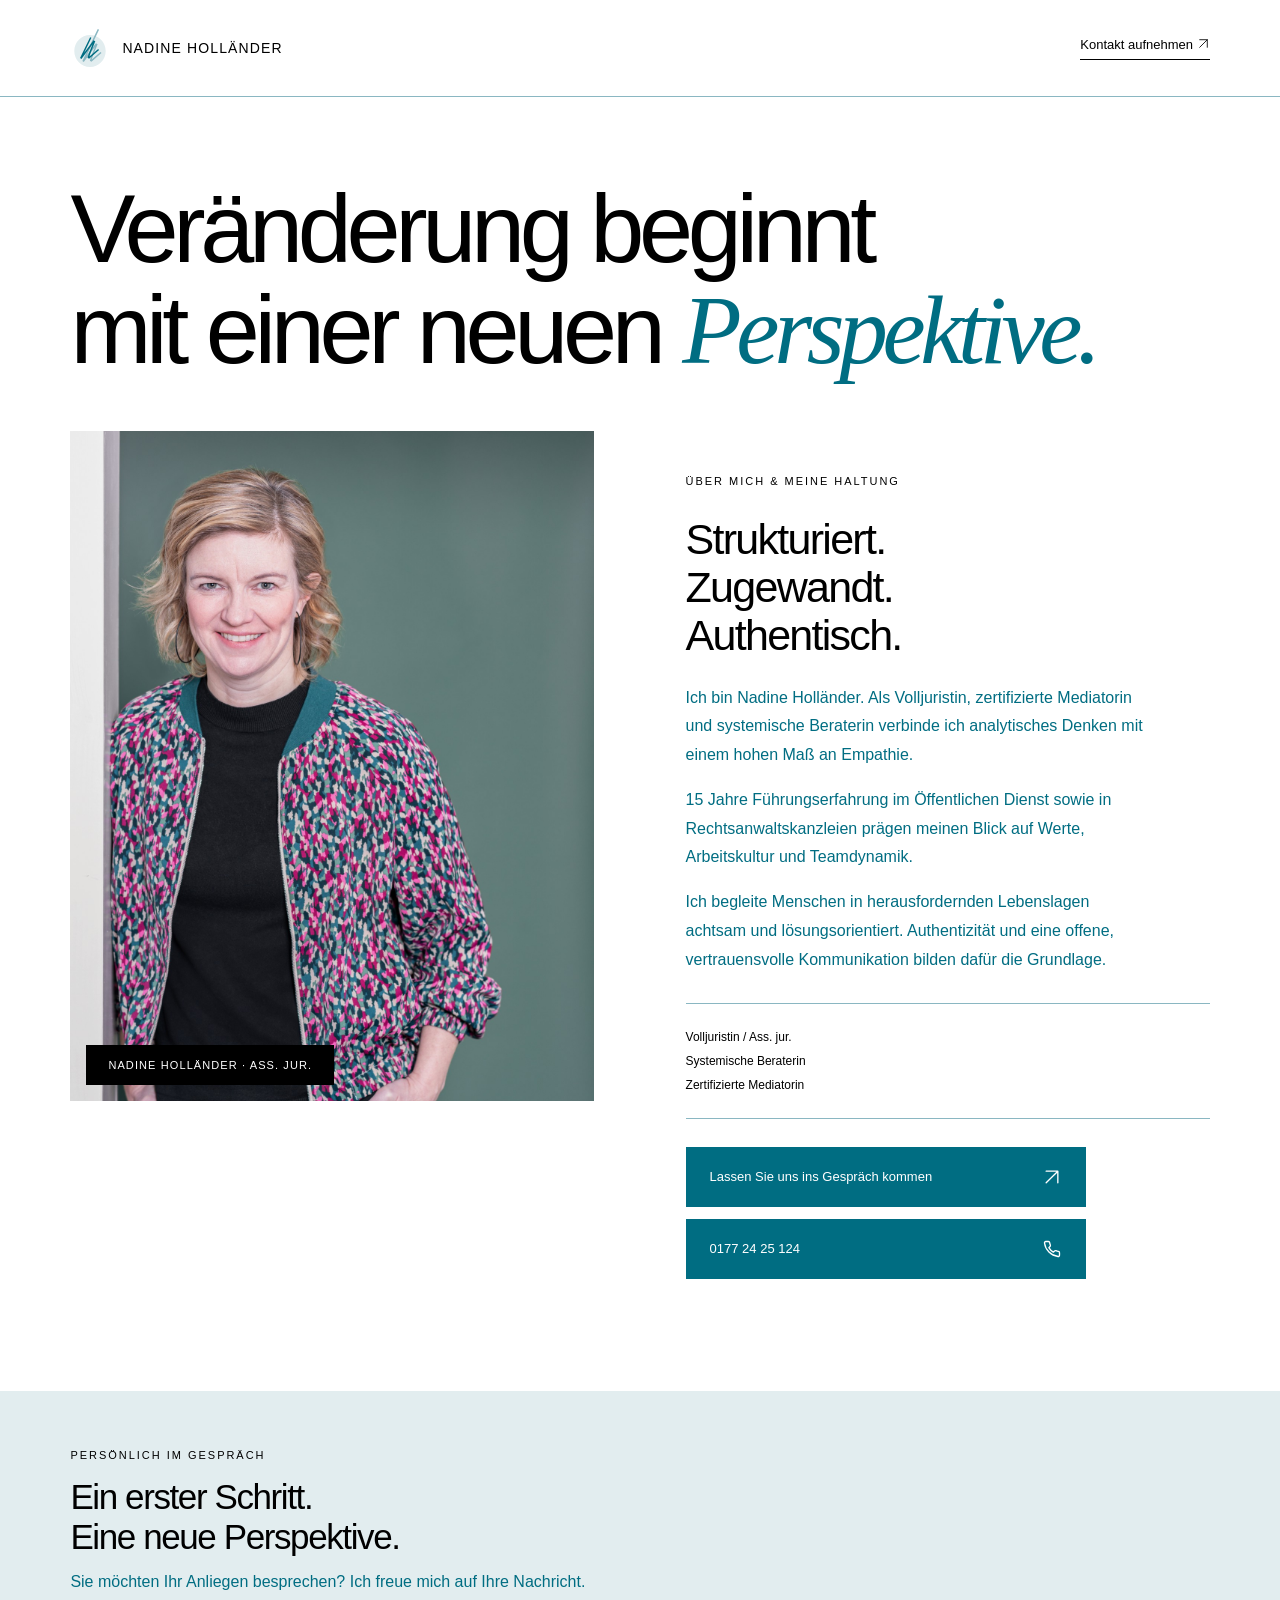
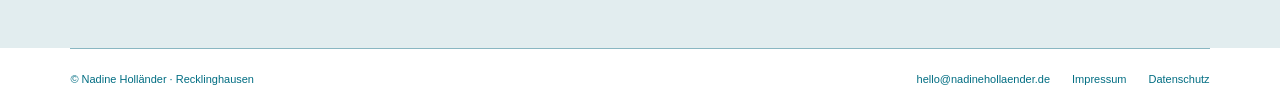
<file: index.html>
<!doctype html><html lang="de"><head>
  <meta charset="utf-8">
  <meta name="viewport" content="width=device-width,initial-scale=1">
  <meta name="robots" content="noindex,follow,max-image-preview:large">
  <title>Nadine Holländer | Beratung &amp; Mediation in Recklinghausen</title>
  <meta name="description" content="Veränderung beginnt mit einer neuen Perspektive. Nadine Holländer – systemische Beraterin und zertifizierte Mediatorin in Recklinghausen. Jetzt Kontakt aufnehmen.">
  <link rel="canonical" href="https://www.nadinehollaender.de/">
  <meta property="og:type" content="website">
  <meta property="og:locale" content="de_DE">
  <meta property="og:site_name" content="Nadine Holländer">
  <meta property="og:title" content="Nadine Holländer | Beratung &amp; Mediation in Recklinghausen">
  <meta property="og:description" content="Veränderung beginnt mit einer neuen Perspektive. Nadine Holländer – systemische Beraterin und zertifizierte Mediatorin in Recklinghausen. Jetzt Kontakt aufnehmen.">
  <meta property="og:url" content="https://www.nadinehollaender.de/">
  <meta property="og:image" content="https://klasphilipp-private.github.io/hollaender/assets/nadine-hollaender.jpg">
  <meta property="og:image:width" content="1400">
  <meta property="og:image:height" content="2099">
  <meta property="og:image:alt" content="Nadine Holländer, systemische Beraterin und zertifizierte Mediatorin in Recklinghausen">
  <meta name="twitter:card" content="summary_large_image">
  <meta name="twitter:title" content="Nadine Holländer | Beratung &amp; Mediation in Recklinghausen">
  <meta name="twitter:description" content="Veränderung beginnt mit einer neuen Perspektive. Nadine Holländer – systemische Beraterin und zertifizierte Mediatorin in Recklinghausen. Jetzt Kontakt aufnehmen.">
  <meta name="twitter:image" content="https://klasphilipp-private.github.io/hollaender/assets/nadine-hollaender.jpg">
  <meta name="twitter:image:alt" content="Porträt von Nadine Holländer">
  <meta name="theme-color" content="#006D82">
  <link rel="icon" href="assets/favicon.svg" type="image/svg+xml">
  <link rel="icon" href="favicon.ico" sizes="any">
  <link rel="apple-touch-icon" href="assets/apple-touch-icon.png">
  <link rel="stylesheet" href="assets/style.css?v=6">
  <script type="application/ld+json">{"@context": "https://schema.org", "@graph": [{"@type": "WebSite", "@id": "https://www.nadinehollaender.de/#website", "url": "https://www.nadinehollaender.de/", "name": "Nadine Holländer", "inLanguage": "de-DE", "publisher": {"@id": "https://www.nadinehollaender.de/#person"}}, {"@type": "WebPage", "@id": "https://www.nadinehollaender.de/#webpage", "url": "https://www.nadinehollaender.de/", "name": "Nadine Holländer | Beratung & Mediation in Recklinghausen", "description": "Veränderung beginnt mit einer neuen Perspektive. Nadine Holländer – systemische Beraterin und zertifizierte Mediatorin in Recklinghausen. Jetzt Kontakt aufnehmen.", "inLanguage": "de-DE", "isPartOf": {"@id": "https://www.nadinehollaender.de/#website"}, "about": {"@id": "https://www.nadinehollaender.de/#person"}, "primaryImageOfPage": {"@id": "https://www.nadinehollaender.de/#portrait"}}, {"@type": "Person", "@id": "https://www.nadinehollaender.de/#person", "name": "Nadine Holländer", "honorificSuffix": "Ass. jur.", "url": "https://www.nadinehollaender.de/", "image": {"@id": "https://www.nadinehollaender.de/#portrait"}, "jobTitle": ["Systemische Beraterin", "Zertifizierte Mediatorin"], "description": "Volljuristin, systemische Beraterin und zertifizierte Mediatorin mit 15 Jahren Führungserfahrung im Öffentlichen Dienst sowie in Rechtsanwaltskanzleien.", "email": "hello@nadinehollaender.de", "telephone": "+491772425124", "workLocation": {"@type": "Place", "address": {"@type": "PostalAddress", "streetAddress": "Ebbinghäuser Str. 16", "postalCode": "45659", "addressLocality": "Recklinghausen", "addressCountry": "DE"}}}, {"@type": "ImageObject", "@id": "https://www.nadinehollaender.de/#portrait", "contentUrl": "https://klasphilipp-private.github.io/hollaender/assets/nadine-hollaender.jpg", "url": "https://klasphilipp-private.github.io/hollaender/assets/nadine-hollaender.jpg", "name": "Nadine Holländer – systemische Beraterin und zertifizierte Mediatorin", "caption": "Porträt von Nadine Holländer", "width": 1400, "height": 2099, "inLanguage": "de-DE"}]}</script>
</head><body class="editorial"><header class="site-header"><a class="brand" href="index.html"><img src="assets/signet.svg" alt="">NADINE HOLLÄNDER</a><nav class="header-nav" aria-label="Hauptnavigation"><a class="toplink" href="mailto:hello@nadinehollaender.de">Kontakt aufnehmen <svg class="arrow-icon" viewBox="0 0 24 24" aria-hidden="true" focusable="false" fill="none" stroke="currentColor" stroke-width="1.6" stroke-linecap="round" stroke-linejoin="round"><path d="M5 19 19 5M5 5h14v14"/></svg></a></nav></header><main><section class="editorial-intro"><h1>Veränderung beginnt<br>mit einer neuen <span>Perspektive.</span></h1></section><section class="editorial-grid"><div class="editorial-photo"><img src="assets/nadine-hollaender.jpg" alt="Nadine Holländer, systemische Beraterin und zertifizierte Mediatorin in Recklinghausen" width="1400" height="2099" fetchpriority="high" decoding="async"><span class="caption">NADINE HOLLÄNDER · ASS. JUR.</span></div><div class="bio"><span class="eyebrow">Über mich &amp; meine Haltung</span><h2>Strukturiert.<br>Zugewandt.<br>Authentisch.</h2><p>Ich bin Nadine Holländer. Als Volljuristin, zertifizierte Mediatorin und systemische Beraterin verbinde ich analytisches Denken mit einem hohen Maß an Empathie.</p><p>15 Jahre Führungserfahrung im Öffentlichen Dienst sowie in Rechtsanwaltskanzleien prägen meinen Blick auf Werte, Arbeitskultur und Teamdynamik.</p><p>Ich begleite Menschen in herausfordernden Lebenslagen achtsam und lösungsorientiert. Authentizität und eine offene, vertrauensvolle Kommunikation bilden dafür die Grundlage.</p><div class="credentials">Volljuristin / Ass. jur.<br>Systemische Beraterin<br>Zertifizierte Mediatorin</div><div class="bio-actions"><a class="button" href="mailto:hello@nadinehollaender.de"><span>Lassen Sie uns ins Gespräch kommen</span><svg class="arrow-icon" viewBox="0 0 24 24" aria-hidden="true" focusable="false" fill="none" stroke="currentColor" stroke-width="1.6" stroke-linecap="round" stroke-linejoin="round"><path d="M5 19 19 5M5 5h14v14"/></svg></a><a class="button" href="tel:+491772425124"><span>0177 24 25 124</span><svg class="arrow-icon" viewBox="0 0 24 24" aria-hidden="true" focusable="false" fill="none" stroke="currentColor" stroke-width="1.6" stroke-linecap="round" stroke-linejoin="round"><path d="M21 16.4v3a1.6 1.6 0 0 1-1.8 1.6A18.8 18.8 0 0 1 3 4.8 1.6 1.6 0 0 1 4.6 3h3a1.6 1.6 0 0 1 1.6 1.4c.1 1 .4 2 .8 2.9a1.6 1.6 0 0 1-.4 1.7L8.2 10.4a15 15 0 0 0 5.4 5.4l1.4-1.4a1.6 1.6 0 0 1 1.7-.4c.9.4 1.9.7 2.9.8a1.6 1.6 0 0 1 1.4 1.6Z"/></svg></a></div></div></section><section class="banner"><div><span class="eyebrow">Persönlich im Gespräch</span><h2>Ein erster Schritt.<br>Eine neue Perspektive.</h2><p>Sie möchten Ihr Anliegen besprechen? Ich freue mich auf Ihre Nachricht.</p></div></section></main><footer class="footer"><span>© Nadine Holländer · Recklinghausen</span><nav class="footlinks" aria-label="Rechtliche Informationen"><a href="mailto:hello@nadinehollaender.de">hello@nadinehollaender.de</a><a href="impressum.html">Impressum</a><a href="datenschutz.html">Datenschutz</a></nav></footer><script src="assets/site.js?v=5"></script></body></html>
</file>
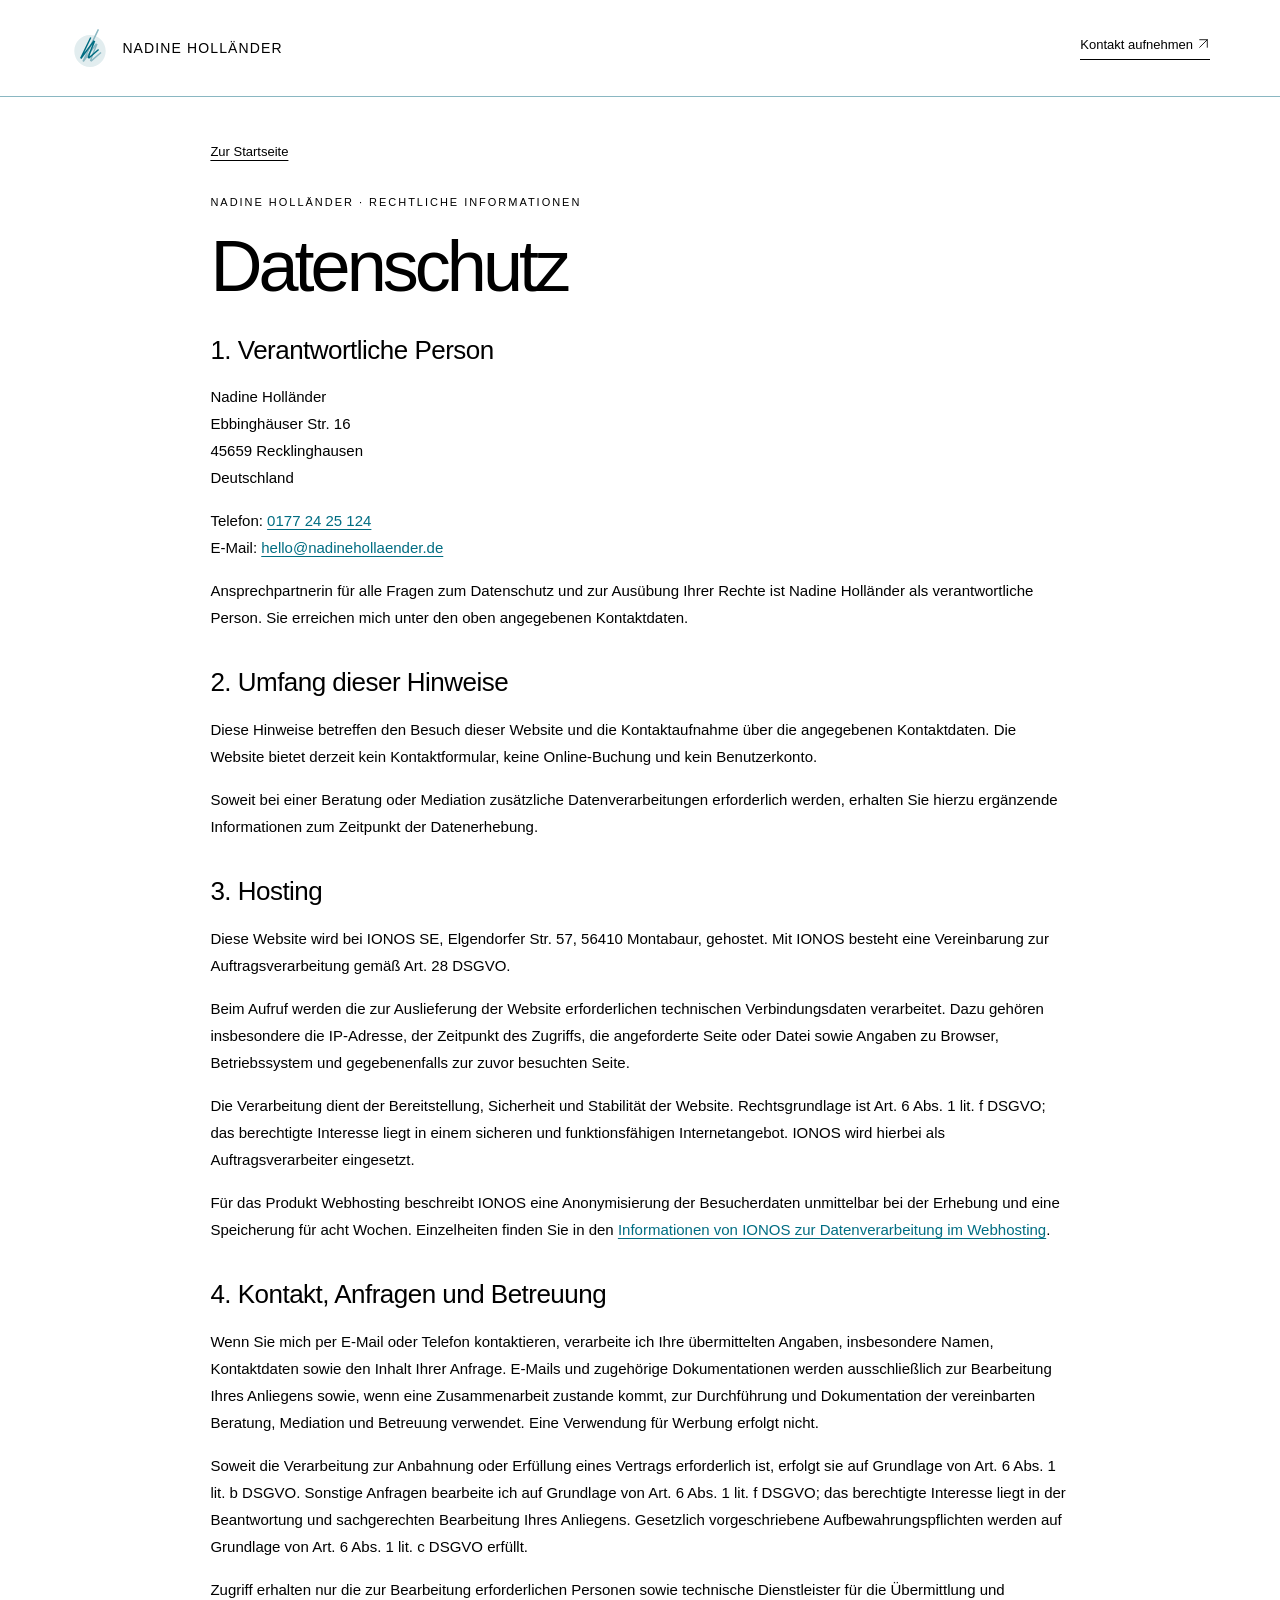
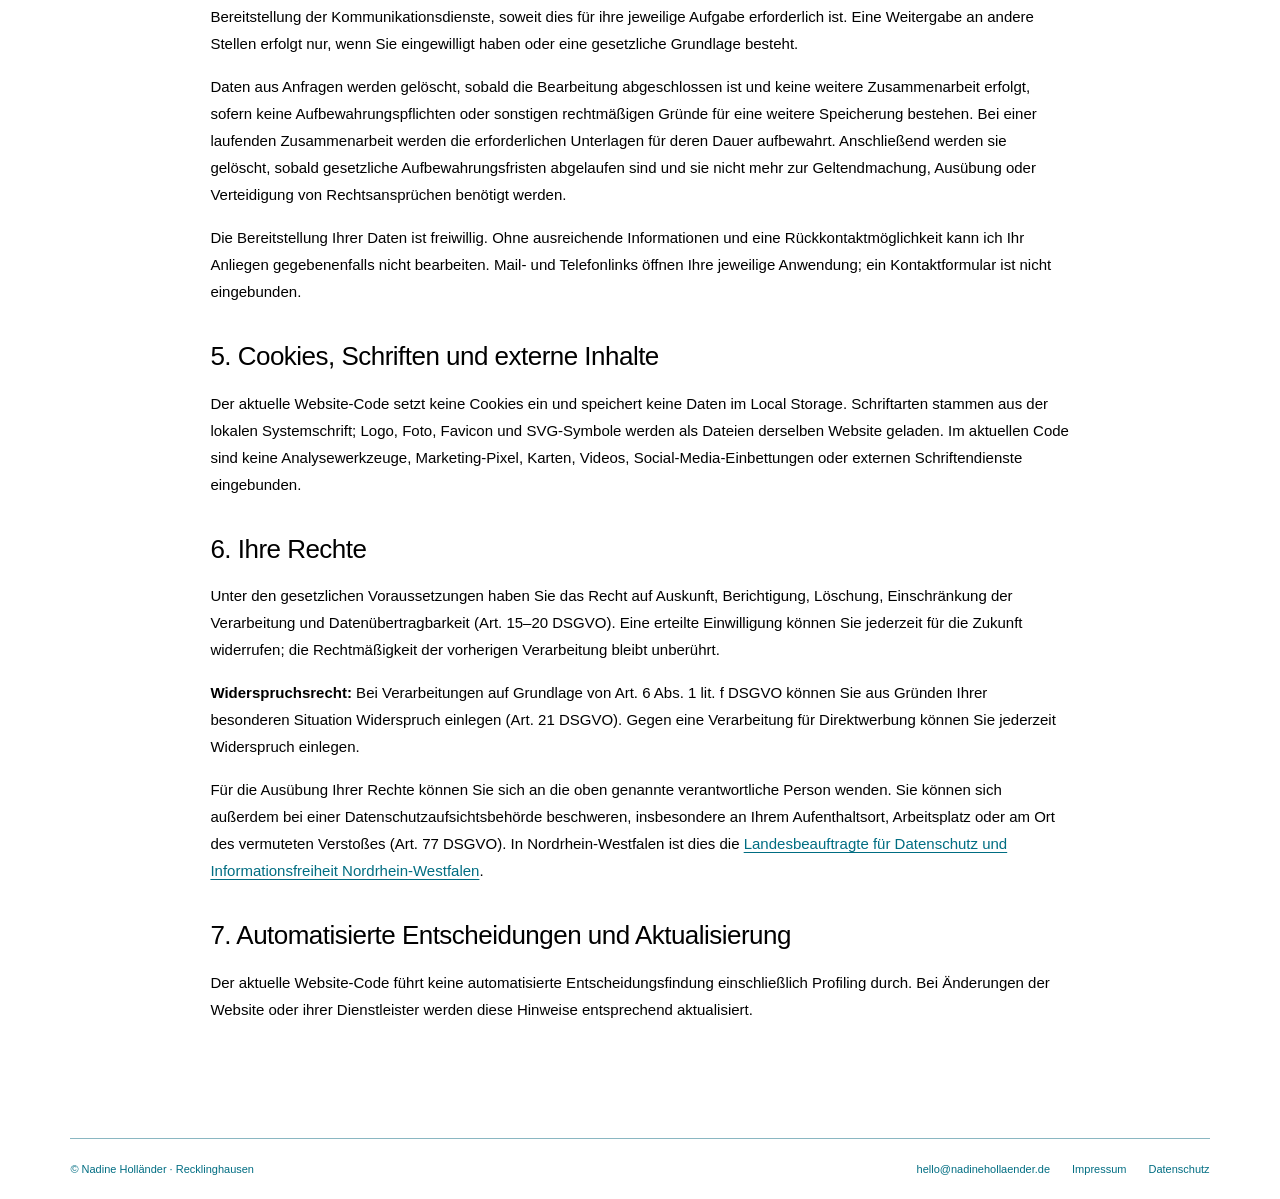
<file: datenschutz.html>
<!doctype html><html lang="de"><head><meta charset="utf-8"><meta name="viewport" content="width=device-width,initial-scale=1"><meta name="robots" content="noindex,follow"><title>Datenschutz | Nadine Holländer</title><meta name="description" content="Datenschutzhinweise von Nadine Holländer zu Websitebesuch, Kontaktaufnahme und Betreuung."><link rel="canonical" href="https://www.nadinehollaender.de/datenschutz.html"><meta name="theme-color" content="#006D82"><link rel="icon" href="assets/favicon.svg" type="image/svg+xml"><link rel="icon" href="favicon.ico" sizes="any"><link rel="apple-touch-icon" href="assets/apple-touch-icon.png"><link rel="stylesheet" href="assets/style.css?v=6"></head><body class="editorial legal-page"><header class="site-header"><a class="brand" href="index.html"><img src="assets/signet.svg" alt="">NADINE HOLLÄNDER</a><nav class="header-nav" aria-label="Hauptnavigation"><a class="toplink" href="mailto:hello@nadinehollaender.de">Kontakt aufnehmen <svg class="arrow-icon" viewBox="0 0 24 24" aria-hidden="true" focusable="false" fill="none" stroke="currentColor" stroke-width="1.6" stroke-linecap="round" stroke-linejoin="round"><path d="M5 19 19 5M5 5h14v14"/></svg></a></nav></header><main class="legal-main"><a class="backlink" href="index.html">Zur Startseite</a><p class="eyebrow">Nadine Holländer · Rechtliche Informationen</p><h1>Datenschutz</h1><section class="legal-section"><h2>1. Verantwortliche Person</h2><p>Nadine Holländer<br>Ebbinghäuser Str. 16<br>45659 Recklinghausen<br>Deutschland</p><p>Telefon: <a href="tel:+491772425124">0177 24 25 124</a><br>E-Mail: <a href="mailto:hello@nadinehollaender.de">hello@nadinehollaender.de</a></p><p>Ansprechpartnerin für alle Fragen zum Datenschutz und zur Ausübung Ihrer Rechte ist Nadine Holländer als verantwortliche Person. Sie erreichen mich unter den oben angegebenen Kontaktdaten.</p></section><section class="legal-section"><h2>2. Umfang dieser Hinweise</h2><p>Diese Hinweise betreffen den Besuch dieser Website und die Kontaktaufnahme über die angegebenen Kontaktdaten. Die Website bietet derzeit kein Kontaktformular, keine Online-Buchung und kein Benutzerkonto.</p><p>Soweit bei einer Beratung oder Mediation zusätzliche Datenverarbeitungen erforderlich werden, erhalten Sie hierzu ergänzende Informationen zum Zeitpunkt der Datenerhebung.</p></section><!--HOSTING_START--><section class="legal-section"><h2>3. Hosting</h2><p>Diese Website wird bei IONOS SE, Elgendorfer Str. 57, 56410 Montabaur, gehostet. Mit IONOS besteht eine Vereinbarung zur Auftragsverarbeitung gemäß Art. 28 DSGVO.</p><p>Beim Aufruf werden die zur Auslieferung der Website erforderlichen technischen Verbindungsdaten verarbeitet. Dazu gehören insbesondere die IP-Adresse, der Zeitpunkt des Zugriffs, die angeforderte Seite oder Datei sowie Angaben zu Browser, Betriebssystem und gegebenenfalls zur zuvor besuchten Seite.</p><p>Die Verarbeitung dient der Bereitstellung, Sicherheit und Stabilität der Website. Rechtsgrundlage ist Art. 6 Abs. 1 lit. f DSGVO; das berechtigte Interesse liegt in einem sicheren und funktionsfähigen Internetangebot. IONOS wird hierbei als Auftragsverarbeiter eingesetzt.</p><p>Für das Produkt Webhosting beschreibt IONOS eine Anonymisierung der Besucherdaten unmittelbar bei der Erhebung und eine Speicherung für acht Wochen. Einzelheiten finden Sie in den <a href="https://www.ionos.de/hilfe/datenschutz/datenverarbeitung-durch-ihr-ionos-produktes/datenverarbeitung-durch-webhosting-produkte/">Informationen von IONOS zur Datenverarbeitung im Webhosting</a>.</p></section><!--HOSTING_END--><section class="legal-section"><h2>4. Kontakt, Anfragen und Betreuung</h2><p>Wenn Sie mich per E-Mail oder Telefon kontaktieren, verarbeite ich Ihre übermittelten Angaben, insbesondere Namen, Kontaktdaten sowie den Inhalt Ihrer Anfrage. E-Mails und zugehörige Dokumentationen werden ausschließlich zur Bearbeitung Ihres Anliegens sowie, wenn eine Zusammenarbeit zustande kommt, zur Durchführung und Dokumentation der vereinbarten Beratung, Mediation und Betreuung verwendet. Eine Verwendung für Werbung erfolgt nicht.</p><p>Soweit die Verarbeitung zur Anbahnung oder Erfüllung eines Vertrags erforderlich ist, erfolgt sie auf Grundlage von Art. 6 Abs. 1 lit. b DSGVO. Sonstige Anfragen bearbeite ich auf Grundlage von Art. 6 Abs. 1 lit. f DSGVO; das berechtigte Interesse liegt in der Beantwortung und sachgerechten Bearbeitung Ihres Anliegens. Gesetzlich vorgeschriebene Aufbewahrungspflichten werden auf Grundlage von Art. 6 Abs. 1 lit. c DSGVO erfüllt.</p><p>Zugriff erhalten nur die zur Bearbeitung erforderlichen Personen sowie technische Dienstleister für die Übermittlung und Bereitstellung der Kommunikationsdienste, soweit dies für ihre jeweilige Aufgabe erforderlich ist. Eine Weitergabe an andere Stellen erfolgt nur, wenn Sie eingewilligt haben oder eine gesetzliche Grundlage besteht.</p><p>Daten aus Anfragen werden gelöscht, sobald die Bearbeitung abgeschlossen ist und keine weitere Zusammenarbeit erfolgt, sofern keine Aufbewahrungspflichten oder sonstigen rechtmäßigen Gründe für eine weitere Speicherung bestehen. Bei einer laufenden Zusammenarbeit werden die erforderlichen Unterlagen für deren Dauer aufbewahrt. Anschließend werden sie gelöscht, sobald gesetzliche Aufbewahrungsfristen abgelaufen sind und sie nicht mehr zur Geltendmachung, Ausübung oder Verteidigung von Rechtsansprüchen benötigt werden.</p><p>Die Bereitstellung Ihrer Daten ist freiwillig. Ohne ausreichende Informationen und eine Rückkontaktmöglichkeit kann ich Ihr Anliegen gegebenenfalls nicht bearbeiten. Mail- und Telefonlinks öffnen Ihre jeweilige Anwendung; ein Kontaktformular ist nicht eingebunden.</p></section><section class="legal-section"><h2>5. Cookies, Schriften und externe Inhalte</h2><p>Der aktuelle Website-Code setzt keine Cookies ein und speichert keine Daten im Local Storage. Schriftarten stammen aus der lokalen Systemschrift; Logo, Foto, Favicon und SVG-Symbole werden als Dateien derselben Website geladen. Im aktuellen Code sind keine Analysewerkzeuge, Marketing-Pixel, Karten, Videos, Social-Media-Einbettungen oder externen Schriftendienste eingebunden.</p></section><section class="legal-section"><h2>6. Ihre Rechte</h2><p>Unter den gesetzlichen Voraussetzungen haben Sie das Recht auf Auskunft, Berichtigung, Löschung, Einschränkung der Verarbeitung und Datenübertragbarkeit (Art. 15–20 DSGVO). Eine erteilte Einwilligung können Sie jederzeit für die Zukunft widerrufen; die Rechtmäßigkeit der vorherigen Verarbeitung bleibt unberührt.</p><p><strong>Widerspruchsrecht:</strong> Bei Verarbeitungen auf Grundlage von Art. 6 Abs. 1 lit. f DSGVO können Sie aus Gründen Ihrer besonderen Situation Widerspruch einlegen (Art. 21 DSGVO). Gegen eine Verarbeitung für Direktwerbung können Sie jederzeit Widerspruch einlegen.</p><p>Für die Ausübung Ihrer Rechte können Sie sich an die oben genannte verantwortliche Person wenden. Sie können sich außerdem bei einer Datenschutzaufsichtsbehörde beschweren, insbesondere an Ihrem Aufenthaltsort, Arbeitsplatz oder am Ort des vermuteten Verstoßes (Art. 77 DSGVO). In Nordrhein-Westfalen ist dies die <a href="https://www.ldi.nrw.de/">Landesbeauftragte für Datenschutz und Informationsfreiheit Nordrhein-Westfalen</a>.</p></section><section class="legal-section"><h2>7. Automatisierte Entscheidungen und Aktualisierung</h2><p>Der aktuelle Website-Code führt keine automatisierte Entscheidungsfindung einschließlich Profiling durch. Bei Änderungen der Website oder ihrer Dienstleister werden diese Hinweise entsprechend aktualisiert.</p></section></main><footer class="footer"><span>© Nadine Holländer · Recklinghausen</span><nav class="footlinks" aria-label="Rechtliche Informationen"><a href="mailto:hello@nadinehollaender.de">hello@nadinehollaender.de</a><a href="impressum.html">Impressum</a><a href="datenschutz.html">Datenschutz</a></nav></footer><script src="assets/site.js?v=5"></script></body></html>
</file>
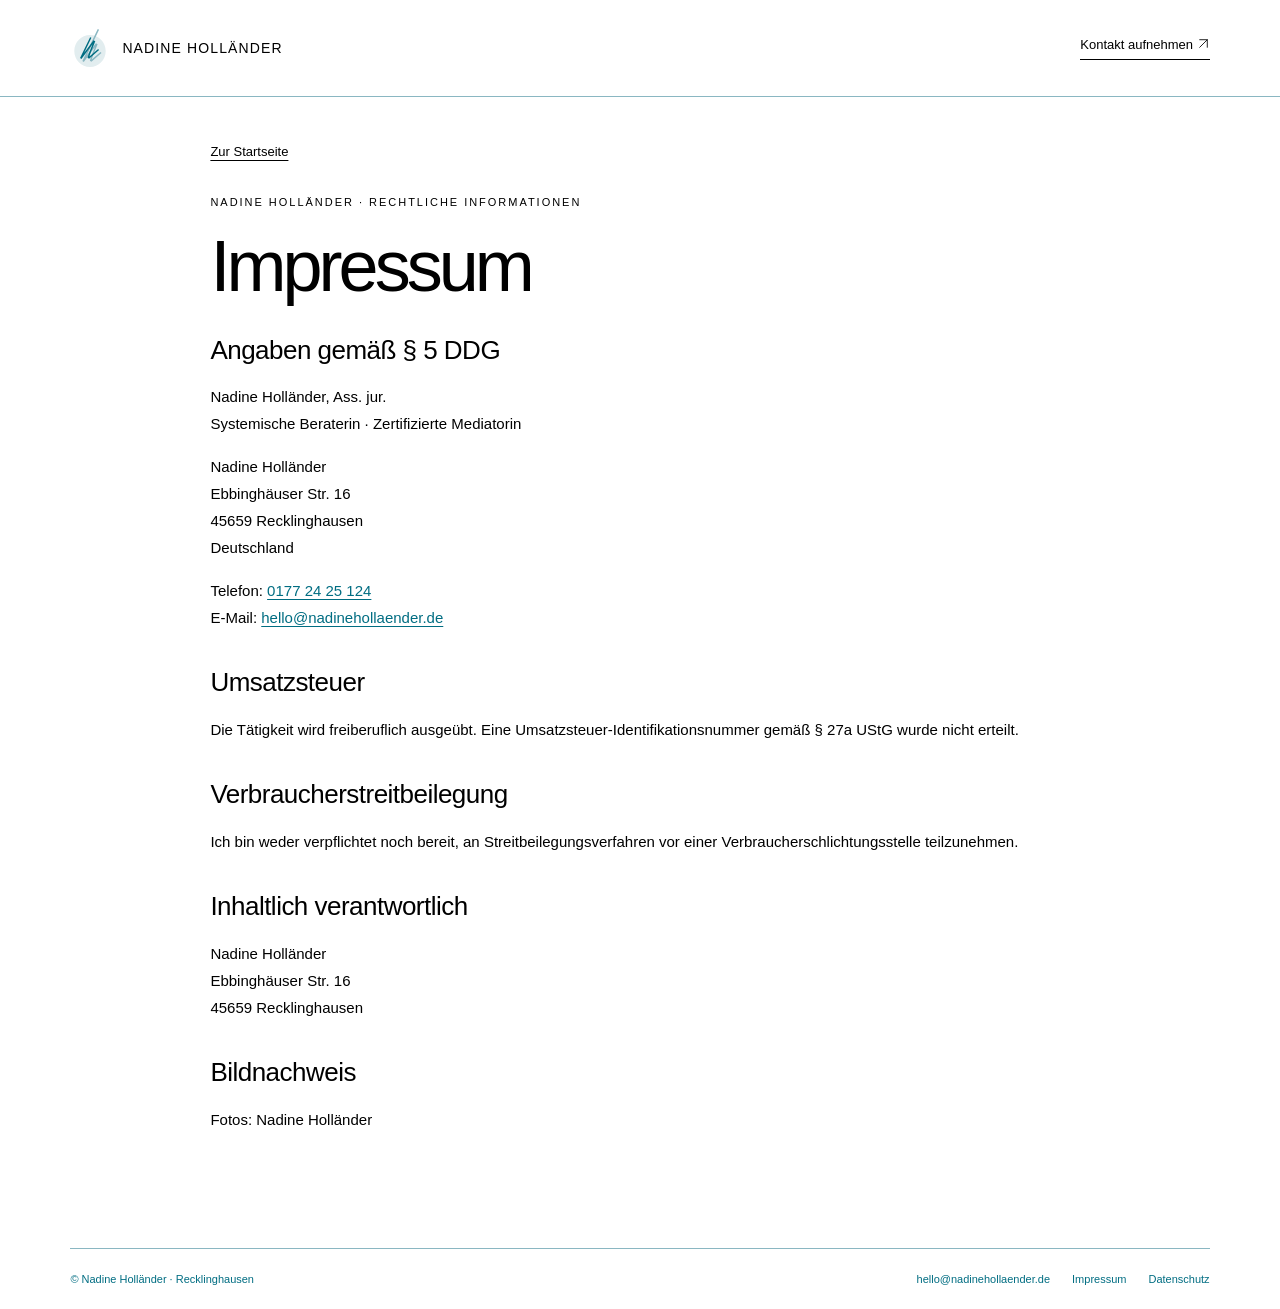
<file: impressum.html>
<!doctype html><html lang="de"><head><meta charset="utf-8"><meta name="viewport" content="width=device-width,initial-scale=1"><meta name="robots" content="noindex,follow"><title>Impressum | Nadine Holländer</title><meta name="description" content="Impressum von Nadine Holländer, systemische Beraterin und zertifizierte Mediatorin in Recklinghausen."><link rel="canonical" href="https://www.nadinehollaender.de/impressum.html"><meta name="theme-color" content="#006D82"><link rel="icon" href="assets/favicon.svg" type="image/svg+xml"><link rel="icon" href="favicon.ico" sizes="any"><link rel="apple-touch-icon" href="assets/apple-touch-icon.png"><link rel="stylesheet" href="assets/style.css?v=6"></head><body class="editorial legal-page"><header class="site-header"><a class="brand" href="index.html"><img src="assets/signet.svg" alt="">NADINE HOLLÄNDER</a><nav class="header-nav" aria-label="Hauptnavigation"><a class="toplink" href="mailto:hello@nadinehollaender.de">Kontakt aufnehmen <svg class="arrow-icon" viewBox="0 0 24 24" aria-hidden="true" focusable="false" fill="none" stroke="currentColor" stroke-width="1.6" stroke-linecap="round" stroke-linejoin="round"><path d="M5 19 19 5M5 5h14v14"/></svg></a></nav></header><main class="legal-main"><a class="backlink" href="index.html">Zur Startseite</a><p class="eyebrow">Nadine Holländer · Rechtliche Informationen</p><h1>Impressum</h1><section class="legal-section"><h2>Angaben gemäß § 5 DDG</h2><p>Nadine Holländer, Ass. jur.<br>Systemische Beraterin · Zertifizierte Mediatorin</p><p>Nadine Holländer<br>Ebbinghäuser Str. 16<br>45659 Recklinghausen<br>Deutschland</p><p>Telefon: <a href="tel:+491772425124">0177 24 25 124</a><br>E-Mail: <a href="mailto:hello@nadinehollaender.de">hello@nadinehollaender.de</a></p></section><section class="legal-section"><h2>Umsatzsteuer</h2><p>Die Tätigkeit wird freiberuflich ausgeübt. Eine Umsatzsteuer-Identifikationsnummer gemäß § 27a UStG wurde nicht erteilt.</p></section><section class="legal-section"><h2>Verbraucherstreitbeilegung</h2><p>Ich bin weder verpflichtet noch bereit, an Streitbeilegungsverfahren vor einer Verbraucherschlichtungsstelle teilzunehmen.</p></section><section class="legal-section"><h2>Inhaltlich verantwortlich</h2><p>Nadine Holländer<br>Ebbinghäuser Str. 16<br>45659 Recklinghausen</p></section><section class="legal-section"><h2>Bildnachweis</h2><p>Fotos: Nadine Holländer</p></section></main><footer class="footer"><span>© Nadine Holländer · Recklinghausen</span><nav class="footlinks" aria-label="Rechtliche Informationen"><a href="mailto:hello@nadinehollaender.de">hello@nadinehollaender.de</a><a href="impressum.html">Impressum</a><a href="datenschutz.html">Datenschutz</a></nav></footer><script src="assets/site.js?v=5"></script></body></html>
</file>
<file: assets/style.css>
:root{--ink:#000000;--teal:#006d82;--light:#e2edef;--paper:#ffffff;--muted:#006d82;--line:#8ab7c2}*{box-sizing:border-box}html{scroll-behavior:smooth}body{margin:0;background:var(--paper);color:var(--ink);font-family:"Akzidenz Grotesk",Helvetica,Arial,sans-serif;-webkit-font-smoothing:antialiased}a{color:inherit}button{font:inherit}a:focus-visible,button:focus-visible{outline:3px solid #006d82;outline-offset:6px}header{max-width:1440px;margin:auto;padding:28px 5.5%;display:flex;align-items:center;justify-content:space-between}.brand{display:flex;gap:12px;align-items:center;text-decoration:none;font-size:14px;font-weight:500;letter-spacing:.08em}.brand img{width:40px;height:48px;object-fit:contain}.toplink{text-decoration:none;font-size:13px;border-bottom:1px solid;padding-bottom:7px}.eyebrow{text-transform:uppercase;letter-spacing:.18em;font-size:11px;line-height:1.7;font-weight:500}.status{display:inline-flex;gap:10px;align-items:center;font-size:11px;letter-spacing:.14em;text-transform:uppercase}.status:before{content:"";width:7px;height:7px;background:var(--teal);border-radius:50%}h1,h2,p{margin-top:0}h1{font-size:clamp(48px,5.8vw,88px);line-height:1.04;font-weight:400;letter-spacing:-.055em}h2{font-size:clamp(32px,4vw,54px);font-weight:400;letter-spacing:-.04em;line-height:1.12}.lead{font-size:17px;line-height:1.65;max-width:440px;color:var(--muted)}.button{display:inline-flex;gap:36px;align-items:center;padding:17px 24px;background:var(--teal);color:white;text-decoration:none;font-size:13px}.button:hover{background:var(--ink)}.button .arrow{font-size:20px}.link{font-size:14px;text-decoration:none;border-bottom:1px solid var(--line);padding-bottom:5px}.contactlinks{display:flex;align-items:center;gap:25px;flex-wrap:wrap}.footer{margin:0 5.5%;padding:24px 0;display:flex;justify-content:space-between;gap:20px;align-items:center;border-top:1px solid var(--line);font-size:11px;color:var(--muted)}.footer a{text-decoration:none}.footer .footlinks{display:flex;gap:22px}.draftnote{font-size:10px;line-height:1.5;color:var(--muted);max-width:1440px;margin:0 auto;padding:12px 5.5% 18px;display:flex;gap:15px;justify-content:space-between}.draftnote a{text-underline-offset:3px}dialog{border:1px solid var(--line);padding:36px;max-width:550px;background:var(--paper);color:var(--ink)}dialog::backdrop{background:#00000090}dialog p{line-height:1.7}dialog button{background:var(--ink);color:white;border:0;padding:12px 20px;cursor:pointer}.hero{max-width:1440px;margin:auto;display:grid;grid-template-columns:1.1fr 1fr;align-items:stretch;padding:28px 5.5% 64px;gap:8%}.hero-copy{padding:25px 0 0}.hero h1{margin:38px 0 26px}.hero h1 em{font-family:Georgia,serif;font-weight:400;color:var(--teal)}.hero .eyebrow{margin-bottom:22px}.hero .lead{margin-bottom:30px}.portrait{position:relative;min-height:590px}.portrait:before{content:"";position:absolute;inset:20px -15px -16px 28px;background:var(--light);border-radius:48% 48% 0 0}.portrait img{position:relative;width:100%;height:100%;max-height:650px;object-fit:cover;object-position:50% top;border-radius:47% 47% 0 0}.portrait-label{position:absolute;bottom:22px;left:-30px;background:var(--paper);padding:18px 25px;font-size:11px;letter-spacing:.13em;text-transform:uppercase;box-shadow:0 6px 30px #00000008}.portrait-label span{display:block;margin-top:7px;font-family:Georgia,serif;text-transform:none;letter-spacing:0;font-size:21px}.topics{border-top:1px solid var(--line);display:flex;justify-content:space-between;gap:15px;padding:28px 5.5%;max-width:1440px;margin:auto;font-size:13px}.topics span:last-child{color:var(--muted);font-size:11px}.soon{max-width:1440px;margin:auto;display:grid;grid-template-columns:1fr 1fr;gap:8%;padding:65px 5.5% 75px}.soon h2{max-width:430px}.soon p{font-size:16px;line-height:1.8;color:var(--muted);max-width:450px}.minimal{background:#e2edef}.minimal header{padding-top:32px}.minimal-main{text-align:center;min-height:calc(100vh - 215px);display:flex;flex-direction:column;align-items:center;justify-content:center;padding:38px 24px 70px}.minimal-logo{width:158px;height:213px;object-fit:contain;margin-bottom:32px}.minimal h1{font-size:clamp(44px,5.5vw,77px);max-width:880px;margin:23px 0}.minimal .lead{max-width:490px;font-size:16px;margin-bottom:28px}.minimal .contactlinks{justify-content:center}.minimal .footer{border-color:#8ab7c2}.editorial{background:#ffffff}.editorial header{border-bottom:1px solid var(--line);margin:0 5.5%;padding:24px 0;max-width:none}.editorial .editorial-intro{padding:55px 5.5% 40px;max-width:1600px;margin:auto}.editorial-intro h1{font-size:clamp(52px,7.6vw,112px);max-width:1100px;margin:26px 0 0;letter-spacing:-.055em}.editorial-intro h1 span{color:var(--teal);font-family:Georgia,serif;font-style:italic}.editorial-grid{display:grid;grid-template-columns:1fr 1fr;gap:8%;padding:10px 5.5% 72px;max-width:1600px;margin:auto}.editorial-photo{height:670px;position:relative;background:#e2edef}.editorial-photo img{width:100%;height:100%;object-fit:cover;object-position:center top}.editorial-photo .caption{position:absolute;left:16px;bottom:16px;max-width:calc(100% - 32px);background:var(--ink);color:#fff;padding:14px 22px;font-size:11px;letter-spacing:.1em}.bio{padding:40px 0}.bio h2{font-size:43px;max-width:450px;margin:24px 0}.bio p{font-size:16px;line-height:1.8;color:var(--muted);max-width:460px}.credentials{border-top:1px solid var(--line);border-bottom:1px solid var(--line);padding:21px 0;margin:28px 0;font-size:12px;line-height:2}.banner{background:var(--light);padding:54px 5.5%;display:flex;justify-content:space-between;align-items:center;gap:28px}.banner h2{font-size:35px;margin:13px 0}.banner p{margin:0;color:var(--muted);line-height:1.6}.gallery{max-width:1440px;margin:auto;padding:40px 5.5% 65px}.gallery h1{max-width:850px;margin:35px 0 22px;font-size:clamp(48px,6vw,80px)}.gallery .lead{max-width:650px}.concepts{display:grid;grid-template-columns:repeat(3,1fr);gap:25px;margin-top:48px}.concept{display:block;text-decoration:none}.concept .thumbnail{height:330px;background:var(--light);overflow:hidden;position:relative;display:flex;align-items:center;justify-content:center;border:1px solid #8ab7c2}.thumbnail img{object-fit:cover}.thumbnail .mini-copy{position:absolute;left:20px;top:46px;font-size:29px;line-height:1.1;letter-spacing:-.04em;width:56%;z-index:1}.thumbnail.one img{position:absolute;right:0;bottom:0;width:48%;height:85%;border-radius:100px 100px 0 0}.thumbnail.one{background:var(--paper)}.thumbnail.two img{width:115px;height:auto}.thumbnail.two:after{content:"Hier entsteht Neues.";position:absolute;bottom:45px;font-size:21px}.thumbnail.three{background:var(--ink)}.thumbnail.three img{width:65%;height:100%;margin-left:35%;opacity:.8}.thumbnail.three .mini-copy{color:white;width:75%;font-size:37px;top:42px}.concept h2{font-size:24px;margin:23px 0 10px}.concept p{font-size:14px;line-height:1.7;color:var(--muted);max-width:340px}.concept .open{display:block;margin-top:20px;font-size:13px}.num{font-size:10px;letter-spacing:.15em;color:var(--teal)}.gallery-note{margin-top:55px;border-top:1px solid var(--line);padding-top:24px;font-size:12px;line-height:1.8;color:var(--muted);max-width:800px}@media(min-width:1600px){.hero{padding-top:60px}}@media(max-width:900px){.hero{gap:5%;padding-top:10px}.hero h1{font-size:58px}.portrait{min-height:530px}.portrait-label{left:-12px}.concepts{gap:16px}.concept .thumbnail{height:250px}.thumbnail .mini-copy{font-size:23px}.thumbnail.three .mini-copy{font-size:29px}.editorial-grid{gap:5%}.editorial-photo{height:620px}.bio h2{font-size:35px}}@media(max-width:650px){header{padding:20px 6%}.brand{font-size:11px;gap:7px}.brand img{width:32px}.toplink{font-size:12px}.hero{display:flex;flex-direction:column;padding:12px 6% 40px;gap:38px}.hero-copy{padding-top:12px}.hero h1{font-size:clamp(43px,11.35vw,59px);margin:28px 0 24px}.hero .lead{font-size:16px}.portrait{min-height:0;height:480px;width:90%;margin-left:6%}.portrait img{object-position:center top}.portrait-label{bottom:18px;left:-18px}.topics{flex-wrap:wrap;padding:24px 6%;gap:16px 22px;font-size:12px}.topics span:last-child{width:100%}.soon{display:block;padding:42px 6%}.soon h2{font-size:36px}.footer{margin:0 6%;align-items:flex-start;flex-direction:column;gap:16px}.draftnote{padding:12px 6% 20px;flex-wrap:wrap;gap:8px}.minimal-main{padding-top:30px}.minimal-logo{width:130px;height:175px}.minimal h1{font-size:46px}.minimal .contactlinks{flex-direction:column;gap:22px}.editorial header{margin:0 6%}.editorial .editorial-intro{padding:35px 6% 30px}.editorial-intro h1{font-size:54px}.editorial-grid{display:flex;flex-direction:column;padding:0 6% 35px;gap:0}.editorial-photo{height:470px}.bio{padding:35px 0 5px}.bio h2{font-size:36px}.banner{padding:38px 6%;align-items:flex-start;flex-direction:column}.banner h2{font-size:31px}.gallery{padding:25px 6% 45px}.gallery h1{font-size:48px}.concepts{grid-template-columns:1fr;gap:42px;margin-top:35px}.concept .thumbnail{height:330px}.thumbnail .mini-copy{font-size:34px}.thumbnail.three .mini-copy{font-size:43px}.concept p{max-width:none}.gallery-note{margin-top:40px}}@media(prefers-reduced-motion:reduce){html{scroll-behavior:auto}}

.arrow-icon{display:inline-block;width:1em;height:1em;vertical-align:-.12em;flex-shrink:0}.button .arrow-icon{width:20px;height:20px}

/* Final selected page: readable headline on narrow screens. */
@media(max-width:650px){.editorial-intro h1{font-size:clamp(34px,8.8vw,54px);line-height:1.08}}

/* Shared navigation: sticky, translucent, compact after scrolling. */
.editorial .site-header{position:sticky;top:0;z-index:100;max-width:none;margin:0;padding:24px 5.5%;min-height:96px;background:rgba(255,255,255,.88);-webkit-backdrop-filter:blur(14px);backdrop-filter:blur(14px);border-bottom:1px solid var(--line);transition:padding .22s ease,min-height .22s ease,box-shadow .22s ease,background .22s ease}
.site-header .brand img{width:40px;height:48px;transition:width .22s ease,height .22s ease}.header-nav{display:flex;align-items:center;gap:24px}.editorial .site-header.is-compact{padding-top:12px;padding-bottom:12px;min-height:72px;background:rgba(255,255,255,.94);box-shadow:0 6px 22px #00000008}.site-header.is-compact .brand img{width:32px;height:38px}.footer .footlinks{flex-wrap:wrap;align-items:center;row-gap:14px}.footer a:hover{text-decoration:underline;text-underline-offset:4px}html{scroll-padding-top:110px}
.legal-main{max-width:1000px;margin:0 auto;padding:45px 5.5% 80px}.backlink{display:inline-block;margin-bottom:34px;font-size:13px;text-underline-offset:4px}.legal-main h1{font-size:clamp(42px,6vw,72px);margin:17px 0 30px}.legal-draft{padding:24px;background:var(--light);border:1px solid var(--line);font-size:14px;line-height:1.7;margin-bottom:42px}.legal-draft strong{color:var(--teal)}.legal-draft p{margin:9px 0 0}.legal-section{margin:0 0 35px}.legal-section h2{font-size:26px;line-height:1.3;letter-spacing:-.02em;margin-bottom:16px}.legal-section p{font-size:15px;line-height:1.8;margin:0 0 16px;overflow-wrap:anywhere}.legal-section a{color:var(--teal);text-underline-offset:3px}.missing{background:var(--light);border-left:4px solid var(--teal);padding:20px 22px;margin:20px 0 26px}.missing strong{font-size:14px;line-height:1.6;color:var(--teal);display:block}.missing p{margin:8px 0 0;font-size:14px}
@media(max-width:650px){.editorial .site-header{padding:18px 6%;min-height:84px}.site-header .brand img{width:32px;height:42px}.editorial .site-header.is-compact{padding-top:10px;padding-bottom:10px;min-height:64px}.site-header.is-compact .brand img{width:28px;height:34px}.header-nav{gap:12px}.legal-main{padding:28px 6% 45px}.legal-main h1{font-size:43px}.legal-section h2{font-size:24px}.legal-draft{padding:20px}.missing{padding:18px}.footer .footlinks{gap:16px 22px}.footer .footlinks a:first-child{flex-basis:100%}}
@media(prefers-reduced-motion:reduce){.site-header,.site-header .brand img{transition:none!important}}

/* Equal-sized, stacked contact buttons in the profile. */
.bio-actions{display:flex;flex-direction:column;gap:12px;width:100%;max-width:400px}.bio-actions .button{width:100%;min-height:60px;justify-content:space-between;gap:16px;line-height:1.5}.bio-actions .arrow-icon{width:20px;height:20px}
</file>
